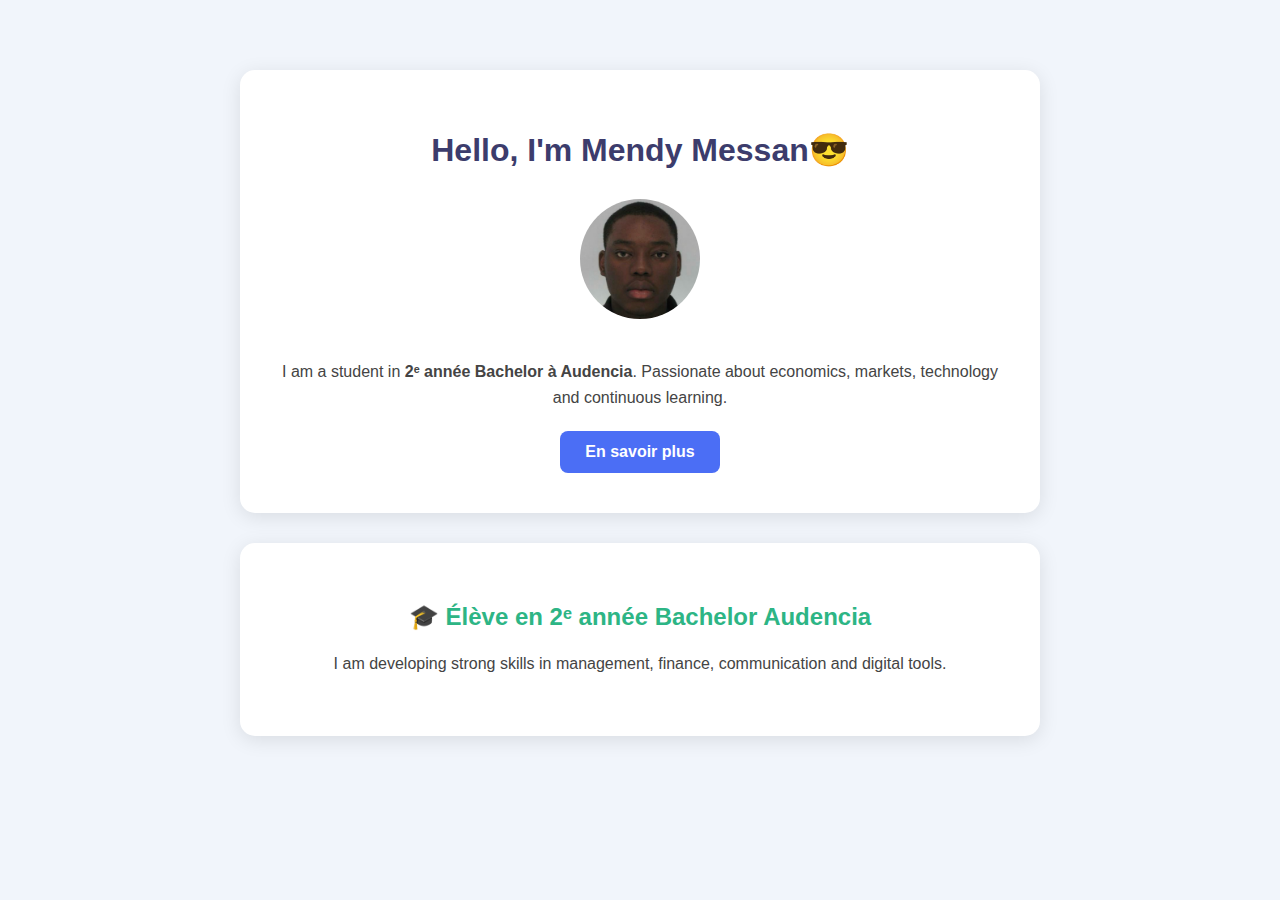
<file: mon profile/index.html>
<!DOCTYPE html>
<html lang="fr">
<head>
    <meta charset="UTF-8">
    <meta name="viewport" content="width=device-width, initial-scale=1.0">
    <title>Présentation - Messan Mendy</title>
    <link rel="stylesheet" href="style.css">
</head>
<body>

    <div class="card">
        <h1>Hello, I'm Mendy Messan😎</h1>

        <img class="profile" src="images/karl.jpeg"alt="Ma photo">

        <p>
            I am a student in <strong>2ᵉ année Bachelor à Audencia</strong>.  
            Passionate about economics, markets, technology and continuous learning.  
        </p>

        <a href="#" class="button">En savoir plus</a>
    </div>

    <div class="card">
        <h2>🎓 Élève en 2ᵉ année Bachelor Audencia</h2>
        <p>
            I am developing strong skills in management, finance, communication and digital tools.
        </p>
    </div>

</body>
</html>
</file>
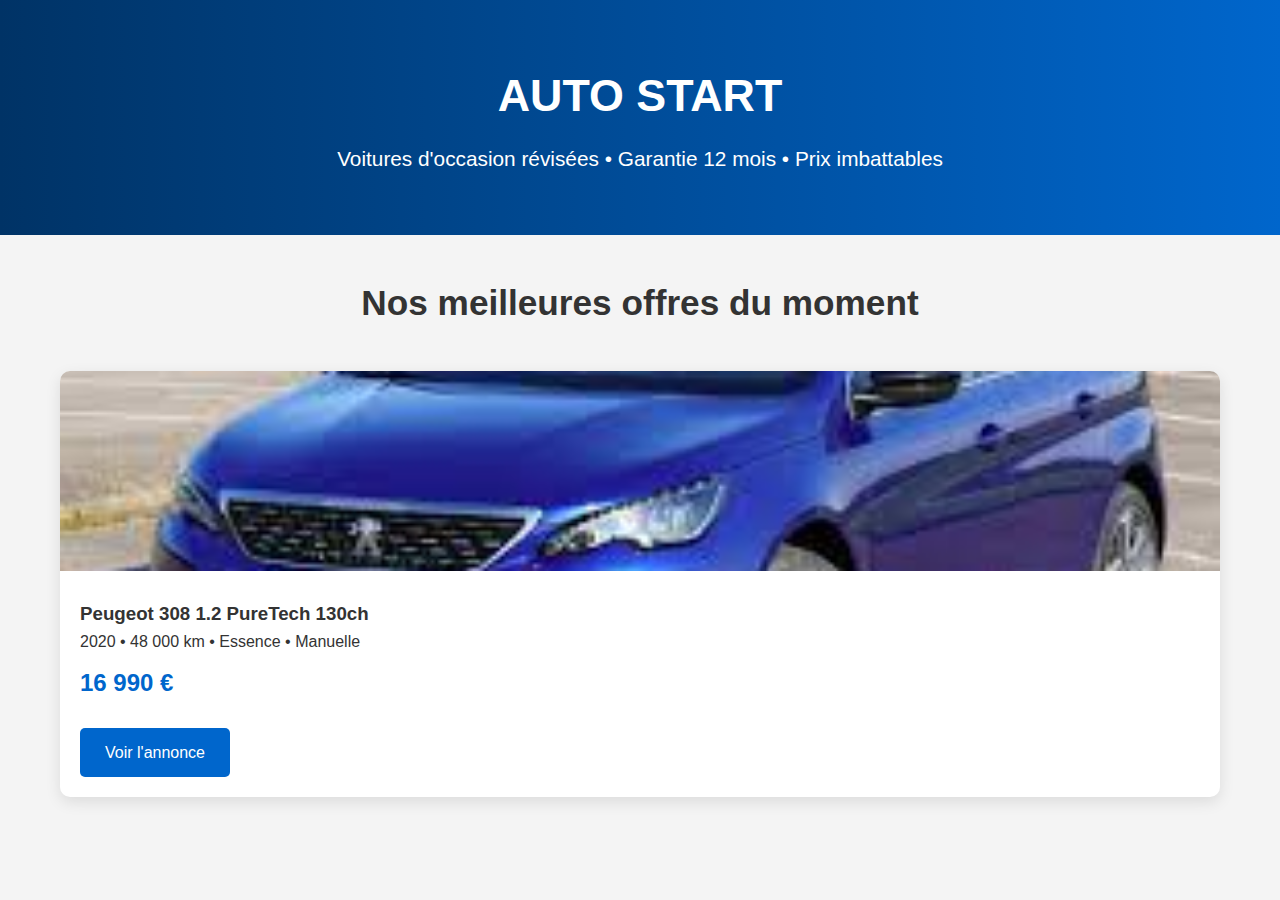
<file: raku/index.html>
<!DOCTYPE html>
<html lang="fr">
<head>
    <meta charset="UTF-8">
    <meta name="viewport" content="width=device-width, initial-scale=1.0">
    <title>AutoStart - Voitures d'occasion de qualité</title>
    <style>
        * {
            margin: 0;
            padding: 0;
            box-sizing: border-box;
            font-family: Arial, sans-serif;
        }
        body {
            background-color: #f4f4f4;
            color: #333;
            line-height: 1.6;
        }
        header {
            background: linear-gradient(to right, #003366, #0066cc);
            color: white;
            text-align: center;
            padding: 60px 20px;
        }
        header h1 {
            font-size: 2.8em;
            margin-bottom: 10px;
        }
        header p {
            font-size: 1.3em;
        }
        .container {
            max-width: 1200px;
            margin: 40px auto;
            padding: 0 20px;
        }
        .voitures {
            display: grid;
            grid-template-columns: repeat(auto-fit, minmax(300px, 1fr));
            gap: 30px;
            margin-top: 40px;
        }
        .voiture-card {
            background: white;
            border-radius: 10px;
            overflow: hidden;
            box-shadow: 0 5px 15px rgba(0,0,0,0.1);
            transition: transform 0.3s;
        }
        .voiture-card:hover {
            transform: translateY(-10px);
        }
        .voiture-card img {
            width: 100%;
            height: 200px;
            object-fit: cover;
        }
        .info {
            padding: 20px;
        }
        .prix {
            color: #0066cc;
            font-size: 1.5em;
            font-weight: bold;
            margin: 10px 0;
        }
        .btn {
            display: inline-block;
            background: #0066cc;
            color: white;
            padding: 12px 25px;
            text-decoration: none;
            border-radius: 5px;
            margin-top: 15px;
            transition: background 0.3s;
        }
        .btn:hover {
            background: #003366;
        }
        footer {
            background: #333;
            color: white;
            text-align: center;
            padding: 30px;
            margin-top: 60px;
        }
    </style>
</head>
<body>

    <header>
        <h1>AUTO START</h1>
        <p>Voitures d'occasion révisées • Garantie 12 mois • Prix imbattables</p>
    </header>

    <div class="container">
        <h2 style="text-align:center; margin-bottom:40px; font-size:2.2em;">Nos meilleures offres du moment</h2>

        <div class="voitures">

            <!-- Voiture 1 -->
            <div class="voiture-card">
                <img src="image/peugot.jpg">
                <div class="info">
                    <h3>Peugeot 308 1.2 PureTech 130ch</h3>
                    <p>2020 • 48 000 km • Essence • Manuelle</p>
                    <div class="prix">16 990 €</div>
                    <a href="#" class="btn">Voir l'annonce
</file>
<file: mon profile/style.css>
/* Styles globaux */
body {
    font-family: 'Arial', sans-serif;
    background-color: #f1f5fb;
    margin: 0;
    padding: 40px;
    color: #444;
}

/* Carte principale */
.card {
    background-color: #ffffff;
    width: 60%;
    max-width: 800px; /* limite la largeur sur grands écrans */
    margin: 30px auto;
    padding: 40px;
    border-radius: 15px;
    box-shadow: 0 4px 20px rgba(0, 0, 0, 0.1);
    text-align: center;
    transition: transform 0.3s ease, box-shadow 0.3s ease; /* effet au survol */
}

.card:hover {
    transform: translateY(-5px);
    box-shadow: 0 10px 25px rgba(0, 0, 0, 0.15);
}

/* Titres */
h1 {
    color: #3c3c6c;
    margin-bottom: 10px;
}

h2 {
    color: #2db585;
    margin-bottom: 20px;
}

/* Image de profil */
.profile {
    width: 120px;
    height: 120px;
    border-radius: 50%;
    margin: 20px 0;
    object-fit: cover; /* pour éviter les déformations d'image */
}

/* Paragraphes */
p {
    line-height: 1.6;
    font-size: 16px;
    margin-bottom: 20px;
}

/* Bouton */
.button {
    display: inline-block;
    padding: 12px 25px;
    background-color: #4B6EF5;
    color: #ffffff;
    text-decoration: none;
    border-radius: 8px;
    font-weight: bold;
    transition: background-color 0.3s ease;
}

.button:hover {
    background-color: #3a55d1; /* léger changement au survol */
}
</file>
